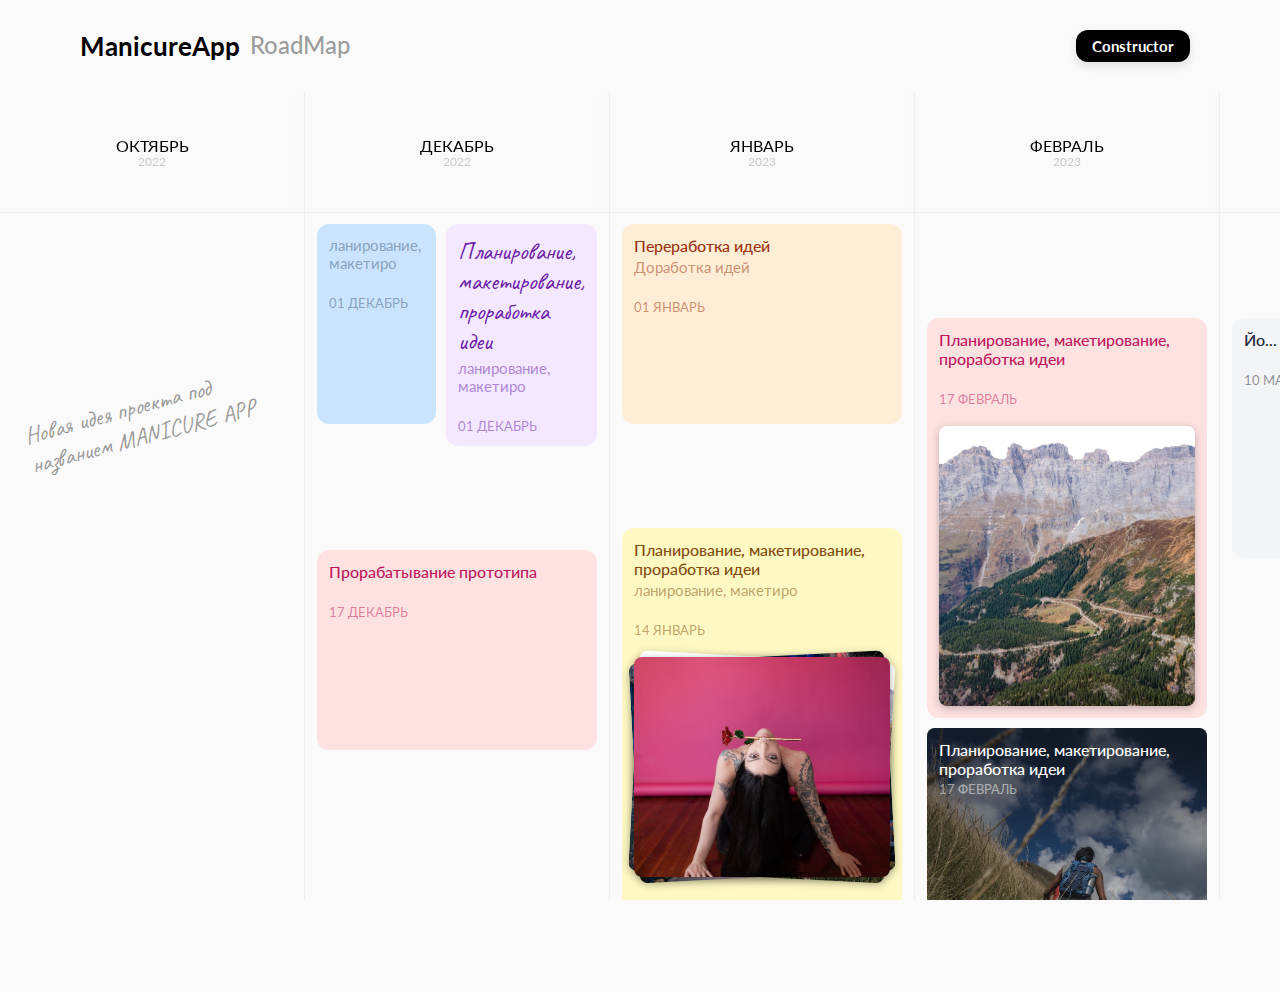
<file: index.html>
<!DOCTYPE html>
<html lang="en">

<head>
    <meta charset="UTF-8">
    <meta http-equiv="X-UA-Compatible" content="IE=edge">
    <meta name="viewport" content="width=device-width, initial-scale=1.0">

    <link rel="icon" href="./assets/frontend/img/favicon/favicon.ico">

    <link rel="stylesheet" href="./assets/frontend/fonts/fonts.css">

    <link rel="stylesheet" href="./assets/frontend/css/style.css">
    <link rel="stylesheet" href="./assets/frontend/css/sticker.css">
    <link rel="stylesheet" href="./assets/frontend/css/modal.css">
    <link rel="stylesheet" href="./assets/frontend/css/modal-events.css">
    <link rel="stylesheet" href="./assets/frontend/css/modal.mobile.css">

    <title>ManicureApp - RoadMap</title>

    <base href="https://shanja-glinka.github.io/roadmap.manicureApp-view/">
</head>

<body>

    <header>
        <h1>ManicureApp</h1> <small class="header-b">RoadMap</small><a href="/constructor"><button class="button">Constructor</button></a>
    </header>

    <main></main>



    <!-- <script type="text/javascript" src="assets/frontend/js/scripts/modal.js"></script>
    <script type="text/javascript" src="assets/frontend/js/scripts/roadmap.js"></script> -->

    <script type="text/javascript" src="assets/frontend/js/modal/ModalStruct.js"></script>
    <script type="text/javascript" src="assets/frontend/js/modal/AnimationSctruct.js"></script>
    <script type="text/javascript" src="assets/frontend/js/modal/ModalAlbum.js"></script>
    <script type="text/javascript" src="assets/frontend/js/modal/ModalAlbumAnimation.js"></script>
    <script type="text/javascript" src="assets/frontend/js/modal/ModalConstruct.js"></script>
    <script type="text/javascript" src="assets/frontend/js/modal/ModalField.js"></script>
    <script type="text/javascript" src="assets/frontend/js/modal/ModalFieldAnimation.js"></script>
    <script type="text/javascript" src="assets/frontend/js/modal/ModalStory.js"></script>
    <script type="text/javascript" src="assets/frontend/js/modal/ModalStoryAnimation.js"></script>
    <script type="text/javascript" src="assets/frontend/js/modal/ModalStoryProcess.js"></script>
    <script type="text/javascript" src="assets/frontend/js/sticker/Sticker.js"></script>
    <script type="text/javascript" src="assets/frontend/js/sticker/StickerEvents.js"></script>
    <script type="text/javascript" src="assets/frontend/js/sticker/StickerStruct.js"></script>
    <script type="text/javascript" src="assets/frontend/js/sticker/StickerType.js"></script>
    <script type="text/javascript" src="assets/frontend/js/content/NavConstruct.js"></script>
    <script type="text/javascript" src="assets/frontend/js/content/ContentConstruct.js"></script>
    <script type="text/javascript" src="assets/frontend/js/content/ContentDrugToScroll.js"></script>
    <script type="text/javascript" src="assets/frontend/js/content/ContentAnimation.js"></script>
    <script type="text/javascript" src="assets/frontend/js/content/DragAndMoveGlob.js"></script>
    <script type="text/javascript" src="assets/frontend/js/content/DragAndMoveLoc.js"></script>


    
    <script type="text/javascript" src="assets/frontend/js/modal-events.js"></script>
    <script type="text/javascript" src="assets/frontend/js/utils.js"></script>
    <script type="text/javascript" src="assets/frontend/js/app.js"></script>


</body>




</html>
</file>
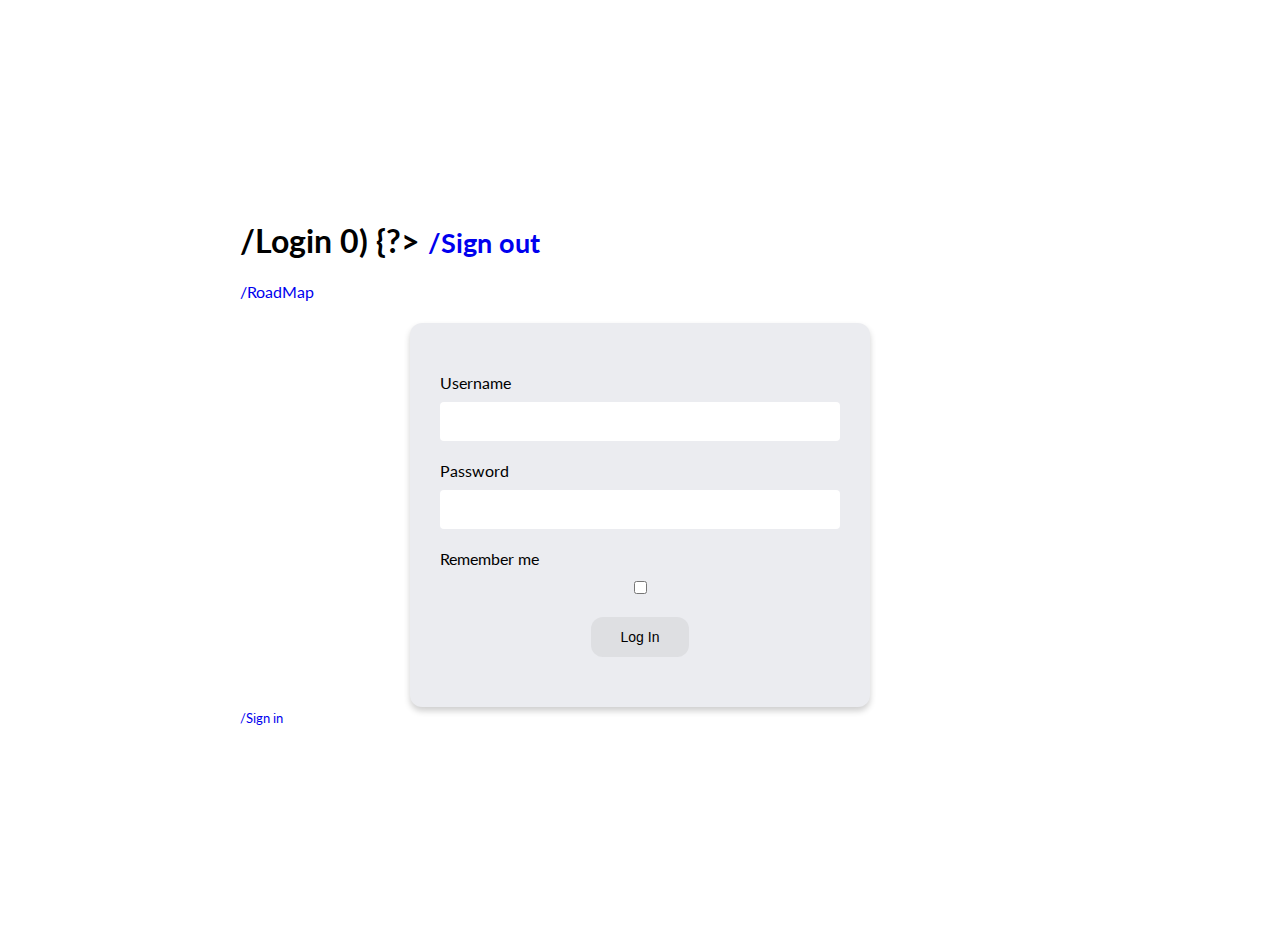
<file: login.html>
<!DOCTYPE html>
<html lang="ru">

<head>
    <meta charset="UTF-8">
    <meta http-equiv="X-UA-Compatible" content="IE=edge">
    <meta name="viewport" content="width=device-width, initial-scale=1.0">


    <link rel="icon" href="./assets/frontend/img/favicon/favicon.ico">

    <link rel="stylesheet" href="./assets/frontend/fonts/fonts.css">
    <link rel="stylesheet" href="./assets/frontend/css/auth.css">

    <title>ManicureApp - Login</title>
    
    <base href="https://shanja-glinka.github.io/roadmap.manicureApp-view">
</head>

<body>

    <main class="container">

        <h1>/Login <? if ($accessLevel > 0) {?> <a href="/user/signout"><small>/Sign out</small></a> <?}?></h1>
        <a href="/">/RoadMap</a>

        <div class="process">
            <p><? isset($error) ? print($error) : null ?></p>
        </div>
        <form method="POST" class="form" action="/user/login">
            <div class="form-group">
                <label for="username">Username</label>
                <input type="text" name="username" id="username" required="required">
            </div>
            <div class="form-group">
                <label for="username">Password</label>
                <input type="password" name="password" id="username" required="required">
            </div>
            <div class="form-group">
                <label for="remember">Remember me</label>
                <input type="checkbox" name="remember" id="remember">
            </div>
            <div class="form-action">
                <button type="submit">Log In</button>
            </div>
        </form>
        <a href="/signin"><small>/Sign in</small></a>

    </main>

    
</body>

</html>
</file>
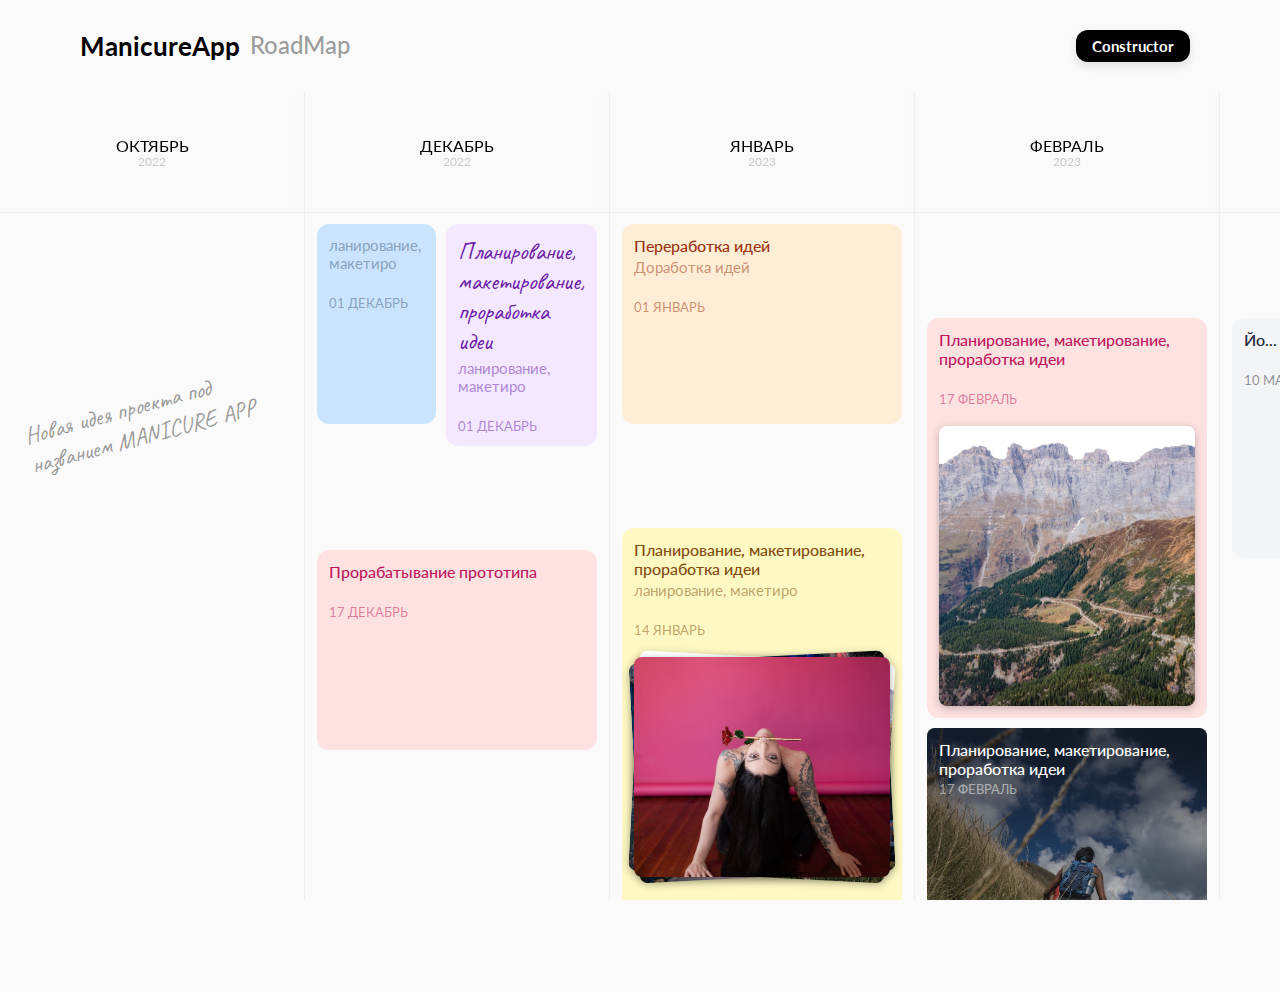
<file: roadmap.html>
<!DOCTYPE html>
<html lang="en">

<head>
    <meta charset="UTF-8">
    <meta http-equiv="X-UA-Compatible" content="IE=edge">
    <meta name="viewport" content="width=device-width, initial-scale=1.0">

    <link rel="icon" href="/assets/frontend/img/favicon/favicon.ico">

    <link rel="stylesheet" href="/assets/frontend/fonts/fonts.css">

    <link rel="stylesheet" href="/assets/frontend/css/style.css">
    <link rel="stylesheet" href="/assets/frontend/css/sticker.css">
    <link rel="stylesheet" href="/assets/frontend/css/modal.css">
    <link rel="stylesheet" href="/assets/frontend/css/modal-events.css">

    <title>ManicureApp - RoadMap</title>

    <base href="https://shanja-glinka.github.io/roadmap.manicureApp-view">
</head>

<body>

    <header>
        <h1>ManicureApp</h1> <small class="header-b">RoadMap</small><a href="/constructor"><button class="button">Constructor</button></a>
    </header>

    <main></main>



    <!-- <script type="text/javascript" src="/assets/frontend/js/scripts/modal.js"></script>
    <script type="text/javascript" src="/assets/frontend/js/scripts/roadmap.js"></script> -->

    <script type="text/javascript" src="/assets/frontend/js/modal/ModalStruct.js"></script>
    <script type="text/javascript" src="/assets/frontend/js/modal/AnimationSctruct.js"></script>
    <script type="text/javascript" src="/assets/frontend/js/modal/ModalAlbum.js"></script>
    <script type="text/javascript" src="/assets/frontend/js/modal/ModalAlbumAnimation.js"></script>
    <script type="text/javascript" src="/assets/frontend/js/modal/ModalConstruct.js"></script>
    <script type="text/javascript" src="/assets/frontend/js/modal/ModalField.js"></script>
    <script type="text/javascript" src="/assets/frontend/js/modal/ModalFieldAnimation.js"></script>
    <script type="text/javascript" src="/assets/frontend/js/modal/ModalStory.js"></script>
    <script type="text/javascript" src="/assets/frontend/js/modal/ModalStoryAnimation.js"></script>
    <script type="text/javascript" src="/assets/frontend/js/modal/ModalStoryProcess.js"></script>
    <script type="text/javascript" src="/assets/frontend/js/sticker/Sticker.js"></script>
    <script type="text/javascript" src="/assets/frontend/js/sticker/StickerEvents.js"></script>
    <script type="text/javascript" src="/assets/frontend/js/sticker/StickerStruct.js"></script>
    <script type="text/javascript" src="/assets/frontend/js/sticker/StickerType.js"></script>
    <script type="text/javascript" src="/assets/frontend/js/content/NavConstruct.js"></script>
    <script type="text/javascript" src="/assets/frontend/js/content/ContentConstruct.js"></script>
    <script type="text/javascript" src="/assets/frontend/js/content/ContentDrugToScroll.js"></script>
    <script type="text/javascript" src="/assets/frontend/js/content/ContentAnimation.js"></script>
    <script type="text/javascript" src="/assets/frontend/js/content/DragAndMoveGlob.js"></script>
    <script type="text/javascript" src="/assets/frontend/js/content/DragAndMoveLoc.js"></script>


    
    <script type="text/javascript" src="/assets/frontend/js/modal-events.js"></script>
    <script type="text/javascript" src="/assets/frontend/js/utils.js"></script>
    <script type="text/javascript" src="/assets/frontend/js/app.js"></script>


</body>




</html>
</file>
<file: assets/frontend/fonts/fonts.css>
@font-face {
    font-family: 'Lato';
    font-style: normal;
    font-weight: 300;
    src: url('./latolight.ttf') format('truetype');
    text-rendering: optimizeLegibility;
}

@font-face {
    font-family: 'Lato';
    font-style: normal;
    font-weight: 400;
    src: url('./latoregular.ttf') format('truetype');
    text-rendering: optimizeLegibility;
}

@font-face {
    font-family: 'Lato';
    font-style: normal; 
    font-weight: 500;
    src: url('./latomedium.ttf') format('truetype');
    text-rendering: optimizeLegibility;
}

@font-face {
    font-family: 'Lato';
    font-style: normal;
    font-weight: 700;
    src: url('./latobold.ttf') format('truetype');
    text-rendering: optimizeLegibility;
}

@font-face {
    font-family: 'Caveat';
    font-style: normal;
    font-weight: 400;
    src: url('./Caveat-Regular.ttf') format('truetype');
    text-rendering: optimizeLegibility;
}

@font-face {
    font-family: 'Caveat';
    font-style: normal;
    font-weight: 700;
    src: url('./Caveat-Bold.ttf') format('truetype');
    text-rendering: optimizeLegibility;
}
</file>
<file: assets/frontend/css/style.css>
:root {

    /* Color styles */
    --black: rgba(0, 0, 0, 1);
    --black-40: rgba(0, 0, 0, 0.4000000059604645);
    --light: rgba(255, 255, 255, 1);
    --background: rgba(250, 250, 250, 1);
    --sticker--b-g-1: rgb(202, 228, 255);
    --sticker--text-1: rgb(64, 95, 128);
    --sticker--descr-1: rgba(64, 95, 128, 0.5);
    --sticker--b-g-2: rgba(254, 249, 195, 1);
    --sticker--text-2: rgba(133, 77, 14, 1);
    --sticker--descr-2: rgba(133, 77, 14, 0.5);
    --sticker--b-g-3: rgba(220, 252, 231, 1);
    --sticker--text-3: rgba(64, 72, 67, 1);
    --sticker--descr-3: rgba(64, 72, 67, 0.5);
    --sticker--b-g-4: rgba(243, 232, 255, 1);
    --sticker--text-4: rgba(107, 33, 168, 1);
    --sticker--descr-4: rgba(107, 33, 168, 0.5);
    --sticker--d-b-5: rgba(255, 237, 213, 1);
    --sticker--text-5: rgba(154, 52, 18, 1);
    --sticker--descr-5: rgba(154, 52, 18, 0.5);
    --sticker--b-g-6: rgba(254, 226, 226, 1);
    --sticker--text-6: rgba(190, 24, 93, 1);
    --sticker--descr-6: rgba(190, 24, 93, 0.5);
    --sticker--b-g-7: rgba(243, 244, 246, 1);
    --sticker--text-7: rgba(31, 41, 55, 1);
    --sticker--descr-7: rgba(31, 41, 55, 0.5);
    --red-color: rgba(216, 78, 109, 1);
    --black20: rgba(0, 0, 0, 0.20000000298023224);
    --black10: rgba(0, 0, 0, 0.10000000149011612);
    --green--online: rgba(88, 207, 117, 1);
    --gray-nomal: rgba(156, 158, 157, 1);
    --green-color: rgba(101, 194, 93, 1);
    --nail-color-1: rgba(0, 66, 157, 1);
    --field-bg: rgb(245, 245, 245);


    /* Effect styles */
    --box-shadow-black: 0px 4px 8px rgba(186, 186, 186, 0.25);
    --box-shadow-light: 0px 4px 8px rgba(186, 186, 186, 0.25);
    --box-shadow-photos: 0px 2px 8px rgba(0, 0, 0, 0.25);
    --box-shadow-slider: 0px 4px 12px rgba(186, 186, 186, 0.3), 0px 14px 34px rgba(186, 186, 186, 0.2);
    --box-shadow-fat-shadow: 0px 4px 8px rgba(186, 186, 186, 0.4);
    --box-shadow--nail-color-1: -2px 0px 4px rgba(0, 66, 157, 0.24), -2px 5px 5px rgba(4, 4, 4, 0.3);

}

html, body {
    margin: 0;
    height: 100%;
    overflow: hidden;

    cursor: default;
    font-family: 'Lato';
    font-style: normal;
    font-weight: 400;
}

body {
    background: var(--background);
    position: relative;
}

header {
    display: flex;
    flex-direction: row;
    align-items: flex-start;
    padding: 30px 80px;
    gap: 10px;

    /* Black */
    color: var(--black);

}

header small {
    font-family: 'Lato';
    font-style: normal;
    font-weight: 500;
    font-size: 24px;

    color: var(--black-40);

}

header h1 {
    padding: 0;
    margin: 0;

    font-weight: 700;
    font-size: 26px;
}

header a {
    padding: 0;
    margin: 0;

    text-decoration: none;
    margin-left: auto;

    font-style: normal;
    font-weight: 500;
    font-size: 24px;
}

main {
    display: flex;
    flex-direction: column;
    align-items: flex-start;
    padding: 0px;

    height: 100%;

    overflow-x: scroll;
    overflow-y: hidden;

    -ms-overflow-style: none;
    scrollbar-width: none;

    scroll-behavior: smooth;
}

main::-webkit-scrollbar {
    display: none;
}

.scrollhide {
    -ms-overflow-style: none;
    scrollbar-width: none;
}

.scrollhide ::-webkit-scrollbar {
    display: none;
}

nav {
    display: flex;
    flex-direction: row;
    align-items: flex-start;
    padding: 30px 40px;
    gap: 10px;

    width: 100%;
}

nav .space-divider {
    box-sizing: border-box;

    width: 144px;
    height: 100%;

    border-right: 2px solid #EEEEEE;
}

nav .space-divider.step-2 {
    box-sizing: border-box;

    width: 523px;
    height: 31px;

    border-right: 2px solid #EEEEEE;
}

nav .nav-step {
    font-weight: 400;
    font-size: 20px;
    line-height: 24px;

    /* Black20 */
    color: var(--black20);
}

button {
    font-family: 'Lato';
    font-style: normal;
    font-weight: 400;
}

.content {
    display: flex;
    flex-direction: row;
    align-items: flex-start;
    padding: 0px;

    width: 100%;
    height: 100%;
}

.roadmap-column {
    position: relative;

    display: flex;
    flex-direction: column;
    align-items: center;
    padding: 0px;

    width: auto;
    height: 100%;


    /* Inside auto layout */
    align-self: stretch;
    flex-grow: 0;
}

.column-title {
    display: flex;
    flex-direction: column;
    align-items: center;
    justify-content: center;
    padding: 20px 0px;

    height: 80px;

    border-right: 1px solid #EEEEEE;

    align-self: stretch;

}


.column-title span {
    width: 100%;

    font-weight: 400;
    font-size: 16px;
    text-align: center;

    /* Black */
    color: var(--black);
    text-transform: uppercase;
}

.column-title small {
    width: 100%;
    font-size: 12px;
    line-height: 14px;
    text-align: center;

    /* Black20 */
    color: var(--black20);
}

.column-body {
    box-sizing: border-box;

    /* Auto layout */
    display: flex;
    flex-direction: column;
    align-items: flex-start;
    padding: 12px;
    gap: 10px;

    width: auto;
    height: 100%;

    border-width: 2px 2px 0px 0px;
    border-style: solid;
    border-color: #EEEEEE;

    /* Inside auto layout */
    align-self: stretch;
    flex-grow: 1;


    overflow-y: auto;

    padding-bottom: 250px;

    scroll-behavior: smooth;

}

.column-body {
    -ms-overflow-style: none;
    scrollbar-width: none;
}

.column-body::-webkit-scrollbar {
    display: none;
}

.button {
    display: flex;
    justify-content: center;
    align-items: center;

    color: var(--light);
    background: var(--black);
    /* height: 50px; */
    flex-grow: 0;

    padding: 0 16px;
    margin: 0px 10px;

    font-size: 15px;
    font-weight: 700;
    line-height: 32px;

    border-radius: 12px;
    transition: all .2s ease;
    -webkit-user-select: none;
    -moz-user-select: none;
    user-select: none;
    text-align: center;
    white-space: nowrap;
    border: none;
    cursor: pointer;
    box-shadow: var(--box-shadow-fat-shadow);
    outline: none !important;
}

.button:hover {
    filter: brightness(115%);
}

.button:active {
    box-shadow: inset 0 0 4px 2px rgba(53, 53, 53, 1)
}

.column-body.column-show-in {
    animation: column-show-in .3s cubic-bezier(0.7, -0.18, 0.29, 1.36) forwards;
}

@keyframes column-show-in {
    from {
        opacity: 0;
        transform: scale(.35);
    }

    70% {
        opacity: 1;
    }

    to {
        transform: scale(1);
    }
}

@supports ((-webkit-backdrop-filter: none) or (backdrop-filter: none)) {

    .column-title {
        position: absolute;
        top: 0px;
        left: 0px;
        right: 0px;

        background: rgba(250, 250, 250, .5);
        -webkit-backdrop-filter: blur(10px);
        backdrop-filter: blur(10px);
        z-index: 2;
        /* border-width: 0px 2px 2px 0px; */
        border-bottom: 1px solid #EEEEEE;
    }

    .column-body {
        padding-top: 132px;
        z-index: 1;
        border-width: 0px 1px 0px 0px;
    }
}
</file>
<file: assets/frontend/css/sticker.css>
.sticker-box audio, .sticker-box img, video {
    display: block;
    vertical-align: middle;
}

.sticker-box img, .sticker-box video {
    max-width: 100%;
    height: auto;
}

.sticker-box {
    display: flex;
    flex-direction: row;
    align-items: flex-start;
    padding: 0px;
    gap: 10px;

    min-width: 20vw;
    max-width: 20vw;
    /* max-height: 21vh; */

    cursor: default;
    height: auto;

    -webkit-user-select: none;
    -khtml-user-select: none;
    -moz-user-select: none;
    -o-user-select: none;
    user-select: none;
    touch-action: pan-y;
}

.sticker-box:not(.evented) {
    cursor: default;
}

/* .sticker-box.sticker-space { */

.sticker-box:empty {
    display: block;
    position: relative;
    min-height: 84px;
}

.sticker-box .evented {
    cursor: pointer;
}

.sticker-insp {
    position: relative;
    display: block;
    /* display: flex;
    flex-direction: column;
    align-items: flex-start; */
    padding: 0px;

    border-radius: 12px;

    transition: transform .15s ease;
    width: 100%;
    min-height: 200px;
}

.sticker-box .sticker-insp.evented:hover {
    transform: scale(.98);
}


.sticker-padding {
    position: relative;
    display: flex;
    flex-direction: column;
    justify-content: center;
    align-items: flex-start;
    padding: 12px;
    gap: 3px;

    align-self: stretch;
}

.sticker-padding p {
    padding: 0;
    margin: 0;
    word-wrap: break-word;
    width: 100%;
    height: auto;
}

.sticker-text {
    font-weight: 500;
    font-size: 16px;
}

.sticker-descr {
    font-weight: 400;
    font-size: 15px;
}

.sticker-date {
    font-weight: 400;
    font-size: 13px;
    padding-top: 20px;
    text-transform: uppercase;
}

.sticker-hand-write {
    display: flex;
    justify-content: center;
}

.sticker-hand-write .sticker-text {
    font-family: 'Caveat';
    font-style: normal;
    font-weight: 400;
    font-size: 24px;
    line-height: 30px;
    text-align: left;

    /* Black 40 */
    color: var(--black-40);
}



.sticker-img-group {
    position: relative;
    margin-top: 16px;
    height: 250px;
    width: 100%;
}

.sticker-img-solo {
    position: relative;
    margin-top: 16px;
    height: 280px;
    width: 100%;
}

.sticker-img-box {
    position: absolute;
    height: 100%;
    max-height: 85%;
    z-index: 6;
    transition: transform .2s ease;
}

.sticker-img-group .sticker-img-box .sticker-img,
.sticker-img-solo .sticker-img-box .sticker-img {
    border-radius: 8px;
    overflow: hidden;
    display: flex;
    align-items: center;
    justify-content: center;
    transition: transform .2s ease;
    box-shadow: 0px 2px 8px rgba(0, 0, 0, 0.25);
    width: 100%;
}

.sticker-img-group .sticker-img-box .sticker-img {
    height: 220px;
}

.sticker-img-solo .sticker-img-box .sticker-img {
    height: 280px;
}

.sticker-img img {
    min-height: 102%;
    width: 100%;
    -o-object-fit: cover;
    object-fit: cover;
    pointer-events: none;
}

.sticker-img-group .sticker-img-box:nth-child(2) {
    transform: rotate(-3deg);
    z-index: 5;
}

.sticker-img-group .sticker-img-box:nth-child(3) {
    transform: rotate(3deg);
    z-index: 4;
}

.sticker-insp.evented:hover .sticker-img-group .sticker-img-box:nth-child(2) {
    transform: rotate(-4deg);
}

.sticker-insp.evented:hover .sticker-img-group .sticker-img-box:nth-child(3) {
    transform: rotate(4deg);
}


.sticker-full {
    position: relative;
    height: 240px;
}

.sticker-full-img {
    position: absolute;
    z-index: 0;
    width: 100%;
    height: 240px;

    border-radius: 8px;
    overflow: hidden;
    display: flex;
    align-items: center;
    justify-content: center;
    transition: transform .2s ease;
}

.sticker-full-img::after {
    content: '';
    z-index: 1;
    position: absolute;
    left: 0;
    top: 0;
    right: 0;
    bottom: 0;
    background: -moz-linear-gradient(to top, rgba(85, 85, 85, 0) 0%, rgba(9, 9, 9, 0.56) 90%);
    background: -webkit-linear-gradient(to top, rgba(85, 85, 85, 0) 0%, rgba(9, 9, 9, 0.56) 90%);
    background: -o-linear-gradient(to top, rgba(85, 85, 85, 0) 0%, rgba(9, 9, 9, 0.56) 90%);
    background: linear-gradient(to top, rgba(85, 85, 85, 0) 0%, rgba(9, 9, 9, 0.56) 90%);

}

.sticker-full-img img {
    z-index: 1;
    min-height: 102%;
    width: 100%;
    -o-object-fit: cover;
    object-fit: cover;
    pointer-events: none;
}

.sticker-full .sticker-padding {
    color: var(--light);

}

.sticker-full .sticker-date {
    padding-top: 0px;
    opacity: .5;
}


.sticker-box.animate {
    min-height: 240px;
}

.sticker-box.animate .sticker-insp {
    height: 100%
}

.sticker-box.animate .sticker-animate {
    position: absolute;
    top: 0;
    left: 0;
    right: 0;
    bottom: 0;
}

.sticker-animate .sticker-animate-img {
    position: absolute;
    left: 0;
    top: 0;
    width: 100%;
    height: 100%;
    overflow: hidden;

    -webkit-user-select: none;
    -khtml-user-select: none;
    -moz-user-select: none;
    -o-user-select: none;
    user-select: none;

    -webkit-user-drag: none;
    -khtml-user-drag: none;
    -moz-user-drag: none;
    -o-user-drag: none;
    user-drag: none;
}

.sticker-animate .sticker-animate-img img {
    position: absolute;
    left: 35%;
    bottom: 0;
    transform: translateY(-10%) translateX(75%) rotate(10deg);
    transition: transform .5s ease;
    bottom: 50%;
    transform: translateY(50%) translateX(75%) rotate(10deg) scale(.55);
    /* height: 100%; */
    width: 100%;

    -webkit-user-select: none;
    -khtml-user-select: none;
    -moz-user-select: none;
    -o-user-select: none;
    user-select: none;

    -webkit-user-drag: none;
    -khtml-user-drag: none;
    -moz-user-drag: none;
    -o-user-drag: none;
    user-drag: none;
}

.sticker-box.animate:hover .sticker-animate-img img {
    transform: translateY(50%) translateX(-15%) rotate(-4deg) scale(.55);
}




.sticker-3d {
    border-radius: 0px 10px 160px / 0 200px 55px 160px;
    -webkit-box-shadow: -3px 5px 12px 0 rgba(0, 0, 0, 0.06);
    -moz-box-shadow: -3px 5px 12px 0 rgba(0, 0, 0, 0.06);
    box-shadow: -3px 5px 8px 0 rgba(0, 0, 0, 0.06);
}

.sticker-3d::before {
    content: '';
    display: block;
    position: absolute;
    z-index: -1;
    width: 90%;
    height: 20px;
    -webkit-box-shadow: 3px 17px 6px rgba(0, 0, 0, .20);
    -moz-box-shadow: 3px 17px 6px rgba(0, 0, 0, .20);
    box-shadow: 3px 17px 6px rgba(0, 0, 0, 0.20);
    bottom: 33px;
    right: 8px;
    -ms-transform: skew(-10deg, 1deg);
    -webkit-transform: skew(-10deg, 1deg);
    transform: skew(-10deg, 1deg);
}

.sticker-3d::after {
    content: '';
    display: block;
    position: absolute;
    width: 0;
    height: 0;
    right: 19px;
    bottom: 10px;
    border-top: 14px solid rgba(63, 63, 63, 0.14);
    border-right: 14px solid transparent;
    -webkit-transform: skew(-55deg, 11deg);
    transform: skew(-55deg, 11deg);
}

/*********** STICKER COLORS ***********/

/* STICKER COLOR - 1 */

.sticker-insp.sticker-color-1 {
    background: var(--sticker--b-g-1)
}

.sticker-insp.sticker-color-1 .sticker-text {
    color: var(--sticker--text-1);
}

.sticker-insp.sticker-color-1 .sticker-descr, .sticker-insp.sticker-color-1 .sticker-date {
    color: var(--sticker--descr-1);
}

/* STICKER COLOR - 2 */

.sticker-insp.sticker-color-2 {
    background: var(--sticker--b-g-2)
}

.sticker-insp.sticker-color-2 .sticker-text {
    color: var(--sticker--text-2);
}

.sticker-insp.sticker-color-2 .sticker-descr, .sticker-insp.sticker-color-2 .sticker-date {
    color: var(--sticker--descr-2);
}

/* STICKER COLOR - 3 */

.sticker-insp.sticker-color-3 {
    background: var(--sticker--b-g-3)
}

.sticker-insp.sticker-color-3 .sticker-text {
    color: var(--sticker--text-3);
}

.sticker-insp.sticker-color-3 .sticker-descr, .sticker-insp.sticker-color-3 .sticker-date {
    color: var(--sticker--descr-3);
}

/* STICKER COLOR - 4 */

.sticker-insp.sticker-color-4 {
    background: var(--sticker--b-g-4)
}

.sticker-insp.sticker-color-4 .sticker-text {
    color: var(--sticker--text-4);
}

.sticker-insp.sticker-color-4 .sticker-descr, .sticker-insp.sticker-color-4 .sticker-date {
    color: var(--sticker--descr-4);
}

/* STICKER COLOR - 5 */

.sticker-insp.sticker-color-5 {
    background: var(--sticker--d-b-5)
}

.sticker-insp.sticker-color-5 .sticker-text {
    color: var(--sticker--text-5);
}

.sticker-insp.sticker-color-5 .sticker-descr, .sticker-insp.sticker-color-5 .sticker-date {
    color: var(--sticker--descr-5);
}

/* STICKER COLOR - 6 */

.sticker-insp.sticker-color-6 {
    background: var(--sticker--b-g-6)
}

.sticker-insp.sticker-color-6 .sticker-text {
    color: var(--sticker--text-6);
}

.sticker-insp.sticker-color-6 .sticker-descr, .sticker-insp.sticker-color-6 .sticker-date {
    color: var(--sticker--descr-6);
}

/* SITCKER COLOR - 7 */

.sticker-insp.sticker-color-7 {
    background: var(--sticker--b-g-7)
}

.sticker-insp.sticker-color-7 .sticker-text {
    color: var(--sticker--text-7);
}

.sticker-insp.sticker-color-7 .sticker-descr, .sticker-insp.sticker-color-7 .sticker-date {
    color: var(--sticker--descr-7);
}


/*********** END STICKER COLORS ************/





@media (max-width: 1330px) {
    .sticker-box {

        min-width: 280px;
        max-width: 280px;
        max-height: 400px;
    }
}
</file>
<file: assets/frontend/css/modal.css>
.modal-wrap {
    position: fixed;
    left: 0;
    top: 0;
    width: 100vw;
    height: 100vh;

    /* overflow: auto; */
    overflow: hidden;

    -webkit-user-select: none;
    -moz-user-select: none;
    user-select: none;
    z-index: 40;

    transition: all .2s ease;
}

.modal-wrap {
    -ms-overflow-style: none;
    scrollbar-width: none;
}

.modal-wrap::-webkit-scrollbar {
    display: none;
}

.modal-wrap.apblur {}

.modal-wrap.apclick {
    cursor: pointer;
}



/* *********** ALBUM MODAL TYPE ************* */
.modal-album-layer {
    position: relative;
    display: flex;
    align-items: center;
    justify-content: center;
    height: 100%;
}

.modal-album-layer .modal-album-card {
    position: absolute;
    transform: none;
    transform-origin: 50% 50% 0px;
    width: 440px;
    height: 270px;
    z-index: 40;
    /* opacity: 0; */
}


.modal-album-layer .modal-album-card:nth-child(1),
.clone-album-container .modal-photo:nth-child(1) {
    cursor: default;
    z-index: 43
}

.modal-album-layer .modal-album-card:nth-child(2),
.clone-album-container .modal-photo:nth-child(2) {
    cursor: default;
    z-index: 42
}

.modal-album-layer .modal-album-card:nth-child(3),
.clone-album-container .modal-photo:nth-child(3) {
    cursor: default;
    z-index: 41
}

.modal-album-layer .modal-album-card:nth-child(4),
.clone-album-container .modal-photo:nth-child(4) {
    cursor: default;
    z-index: 45
}

.modal-album-layer .modal-album-info {
    cursor: default;
    z-index: 45;
    transform: none;
}


.modal-album-layer .modal-album-card .modal-photo {
    opacity: 0;
}

.modal-album-layer .modal-album-card .modal-photo,
.clone-album-container .modal-photo {
    height: 100%;
    width: 100%;
    /* transition: transform .2s ease; */
    border-radius: 8px;
    overflow: hidden;
    display: flex;
    align-items: center;
    justify-content: center;
    /* box-shadow: var(--box-shadow-fat-shadow); */
    box-shadow: rgba(80, 80, 80, 0.58) 0px 7px 13px;
    cursor: default;

}

.modal-album-card .modal-photo img,
.clone-album-container .modal-photo img {
    min-height: 102%;
    width: 100%;
    -o-object-fit: cover;
    object-fit: cover;
    pointer-events: none;
}

.modal-album-layer .modal-album-card:nth-child(1) .modal-photo {
    transform: translateX(-40%) translateY(44%) rotate(3deg);
}

.modal-album-layer .modal-album-card:nth-child(2) .modal-photo {
    transform: translateX(40%) translateY(-41%) rotate(8deg);
}

.modal-album-layer .modal-album-card:nth-child(3) .modal-photo {
    transform: translateX(-40%) translateY(-40%) rotate(-7deg);
}

.modal-album-layer .modal-album-card:nth-child(4) .modal-photo {
    transform: translateX(40%) translateY(40%) rotate(-5deg);
}



.modal-album-layer .modal-album-info .modal-info-card {
    position: relative;
    box-sizing: border-box;

    display: flex;
    align-items: center;
    justify-content: center;
    flex-direction: column;

    width: 460px;
    /* height: 270px; */
    min-height: 270px;
    height: auto;
    padding: 20px 40px 0px;

    border-radius: 12px;
    background: var(--background);
    box-shadow: var(--box-shadow-photos);
    transform: translateX(35%) translateY(44%);

    transition: all .4s cubic-bezier(.7, -0.18, .29, 1.36);

    opacity: 0;

    z-index: 45;

    animation: card-info-in .4s cubic-bezier(.7, -0.18, .29, 1.36);

    cursor: default;
}


.modal-info-card .modal-action-x-close {
    position: absolute;
    top: 20px;
    right: 25px;
    cursor: pointer;
}

.modal-album-info .modal-info-card p {
    padding: 0;
}

.modal-album-info .modal-info-card .modal-title {
    font-weight: 700;
    font-size: 28px;
    margin-top: 10px;
}

.modal-album-info .modal-info-card .modal-text {
    font-size: 18px;
    text-align: center;
    margin: 10px 0 15px;
}



@keyframes card-info-in {
    from {
        transform: translateX(35%) translateY(250%);
    }

    to {
        transform: translateX(35%) translateY(44%)
    }
}

/* *********** END ALBUM MODAL TYPE ************* */





/* *********** STORY MODAL TYPE ************* */

.modal-story-wrap {

    position: fixed;

    top: 50%;
    left: 50%;

    transform: translate(-50%, -50%);

    background-color: #fff;
    width: 400px;
    height: 550px;
    border-radius: 12px;

    display: -webkit-box;
    display: -webkit-flex;
    display: -ms-flexbox;
    display: flex;
    justify-content: center;
    -webkit-justify-content: center;
    align-items: center;
    -webkit-align-items: center;
    opacity: 0;
    transition: .2s cubic-bezier(.46, 0, 0, 1.17);

    box-shadow: 0 4px 12px 0 rgba(0, 2, 71, .03), 0 14px 34px 0 rgba(0, 2, 71, .2);

    z-index: 41;
}


.modal-story-content-wrap {
    position: relative;
    display: flex;
    width: 100%;
    height: 100%;
    border-radius: 12px;
    cursor: default;
    transition: .6s cubic-bezier(.46, 0, 0, 1.17);
    overflow: hidden;
}


.modal-story--container {
    position: absolute;
    left: 0;
    top: 0;
    width: 100%;
    height: 100%;
    transform: none;
    user-select: none;
    touch-action: pan-y;
    /* transition: all 0.6s cubic-bezier(.46,0,0,1.01) 0s; */
    transition: 0s;
}

.modal-story--image {
    position: absolute;
    left: 0;
    top: 0;
    width: 100%;
    height: 100%;
    border-radius: 12px;
    box-shadow: var(--box-shadow-photos);
}


.modal-story--image.backlight::before {
    content: "";
    position: fixed;
    background: inherit;
    left: 0;
    right: 0;
    bottom: 0;
    top: 0;
    background-size: cover;
    z-index: 0;
    border-radius: 12px;
    filter: blur(20px);
    background-size: 150%, 150%;
    box-shadow: 0px 15px 20px #080A0FC7;
    opacity: 1;
    z-index: -1;
}


.modal-story--event-close {
    position: absolute;
    width: 28px;
    height: 28px;
    cursor: pointer;
    right: 15px;
    top: 25px;
    background: #ffffff8a;
    border-radius: 50%;
    z-index: 45;
}

.modal-story--event-close::after, .modal-story--event-close::before {
    content: '';
    width: 16px;
    height: 3px;
    display: block;
    background-color: #fff;
    border-radius: 2px;
    position: absolute;
    top: 13px;
    right: 6px;
}

.modal-story--event-close:before {
    -webkit-transform: rotate(-45deg) !important;
    transform: rotate(-45deg) !important;
}

.modal-story--event-close:after {
    -webkit-transform: rotate(45deg) !important;
    transform: rotate(45deg) !important;
}

.modal-story--loader {
    position: absolute;
    top: 0px;
    left: 0px;
    right: 0px;
    z-index: 43;
}

.progress-container {
    position: relative;
    display: flex;
    flex-direction: row;
    width: calc(100% - 20px);
    padding: 10px;
    cursor: pointer;
    background: linear-gradient(180deg, rgba(0, 0, 0, 0.4) 10%, rgba(0, 0, 0, 0) 100%);
    border-top-left-radius: 15px;
    border-top-right-radius: 15px;
}

.progress {
    height: 3px;
    flex-grow: 1;
    border-radius: 10px;
    margin: 0 5px;
    display: flex;
    background-image: -webkit-linear-gradient(left, #ffffff 0%, #ffffff 50%, #53535366 50.001%, #53535366 100%);
    background-repeat: no-repeat;
    background-size: 200%;
    background-color: #53535366;
    background-position: 100% 50%;
    animation-timing-function: linear;
    animation-delay: .2s;
    box-shadow: 0px 2px 6px 1px #171717bf;
}

.progress.active {
    animation-name: Loader;
}

.progress.passed {
    background-position: 0 0 !important;
}

.progress.pause {
    animation-play-state: paused;
}

@-webkit-keyframes Loader {
    0% {
        background-position: 100% 0;
    }

    100% {
        background-position: 0 0;
    }
}


.modal-story--content {
    position: relative;
    margin-top: 60px;
    padding: 20px;
    display: flex;
    flex-direction: column;
    justify-content: flex-end;
    -webkit-justify-content: flex-end;
    height: calc(100% - 100px);
    width: calc(100% - 40px);
}

.modal-story--content::before {
    content: '';
    position: absolute;
    z-index: 41;
    bottom: 0;
    left: 0;
    height: 50%;
    width: 100%;
    background: linear-gradient(180deg, rgba(0, 0, 0, 0) 0%, rgba(0, 0, 0, 0.81) 100%);
    border-radius: 0px 0px 12px 12px;
}

.modal-story--content::after {
    content: '';
    position: absolute;
    z-index: 40;
    top: -60px;
    left: 0;
    height: 25%;
    width: 100%;
    background: linear-gradient(0deg, rgba(0, 0, 0, 0) 0%, rgba(0, 0, 0, 0.2) 100%);
    border-radius: 12px 12px 0px 0px;
}

.modal-story--content-header {
    color: #fff;
    font-size: 35px;
    font-weight: 700;
    z-index: 44;
    margin-bottom: 25px;
    word-wrap: normal;
    text-align: center;
}

.modal-story--content p {
    position: relative;
    z-index: 44;
    color: white;
    font-size: 16px;
    text-align: center;
    margin-top: 10px;
    display: block;
    opacity: .7;
}

.modal-story--event-back, .modal-story--event-next {
    position: absolute;
    height: calc(100% - 80px);
    width: 20%;
    top: 80px;
    z-index: 43;
    cursor: pointer;
}

.modal-story--event-back {
    left: 0;
}

.modal-story--event-pause {
    position: absolute;
    height: calc(100% - 80px);
    top: 80px;
    left: 30%;
    right: 30%;
    z-index: 43;
    cursor: pointer;
}

.modal-story--event-next {
    right: 0;
}



/* *********** END STORY MODAL TYPE ************* */




/* *********** FIELD MODAL TYPE ************* */
.modal-field-wrap {
    position: fixed;
    width: 500px;
    padding: 4px;
    top: 50%;
    left: 50%;
    transform: translate(-50%, -50%);
    border-radius: 12px;
    background: var(--light);
    box-shadow: 0 4px 12px 0 rgba(0, 2, 71, .03), 0 14px 34px 0 rgba(0, 2, 71, .2);


    opacity: 0;
    transition: .2s cubic-bezier(.46, 0, 0, 1.17);

    z-index: 41;

    display: flex;
    flex-direction: column;
}

.modal-field-title {
    display: flex;
    align-items: center;
    justify-content: space-between;
    padding: 10px;
}

.modal-field-title h2 {
    display: block;
    margin: 0;
    padding: 0;
    color: var(--black);
    min-width: 10px;
    min-height: 29px;
}

.modal-field-title .modal-field--event-close {
    position: relative;
    width: 28px;
    height: 28px;
    cursor: pointer;
    border-radius: 50%;
    z-index: 45;
}

.modal-field-title .modal-field--event-close::after, .modal-field-title .modal-field--event-close::before {
    content: '';
    width: 16px;
    height: 3px;
    display: block;
    background-color: var(--gray-nomal);
    border-radius: 2px;
    position: absolute;
    top: 13px;
    right: 6px;
}

.modal-field-title .modal-field--event-close:before {
    -webkit-transform: rotate(-45deg) !important;
    transform: rotate(-45deg) !important;
}

.modal-field-title .modal-field--event-close:after {
    -webkit-transform: rotate(45deg) !important;
    transform: rotate(45deg) !important;
}

.modal-field-layer {
    position: relative;
    width: 100%;
    height: 500px;
    border-radius: 12px;
    border: 1px solid #e2e2e2;
}

.modal-field-layer::before {
    content: '';
    position: absolute;
    background-color: var(--field-bg);
    background-image: linear-gradient(rgba(211, 211, 211, 0.2) 2px, transparent 2px), linear-gradient(90deg, rgba(211, 211, 211, 0.2) 2px, transparent 1px), linear-gradient(rgba(211, 211, 211, 0.2) 1px, transparent 1px), linear-gradient(90deg, rgba(211, 211, 211, 0.2) 1px, transparent 1px);
    background-size: 100px 100px, 100px 100px, 20px 20px, 20px 20px;
    background-position: -2px -2px, -2px -2px, -1px -1px, -1px -1px;
    width: 100%;
    height: 100%;
    display: block;
    border-radius: 12px;
}

.modal-field-content {
    position: relative;
    width: 100%;
    height: 100%;
    border-radius: 12px;
    overflow: hidden;
}

.modal-field-item {
    position: absolute;
    padding: 3px;
    -webkit-user-select: none;
    -moz-user-select: none;
    user-select: none;
    cursor: pointer;
    width: 160px;
}

.modal-field-item p {
    font-family: 'Caveat';
    font-style: normal;
    font-weight: 500;
    font-size: 24px;
    line-height: 30px;
    text-align: left;
    color: var(--black-40);
    padding: 0;
    margin: 0;
    transition: transform .1s cubic-bezier(0.7, -0.18, 0.29, 1.36);
    text-shadow: var(--box-shadow-light);
}

.modal-field-item button {
    display: flex;
    justify-content: center;
    align-items: center;
    color: var(--light);
    background: var(--black);
    /* height: 50px; */
    flex-grow: 0;
    padding: 0 16px;
    margin: 0px 10px;
    font-size: 15px;
    font-weight: 700;
    line-height: 32px;
    border-radius: 12px;
    transition: all .2s ease;
    -webkit-user-select: none;
    -moz-user-select: none;
    user-select: none;
    text-align: center;
    white-space: nowrap;
    border: none;
    cursor: pointer;
    box-shadow: var(--box-shadow-fat-shadow);
    outline: none !important;
    transition: transform .1s cubic-bezier(0.7, -0.18, 0.29, 1.36);
    box-shadow: var(--box-shadow-photos);
}

.modal-field-item img {
    width: 160px;
    border-radius: 12px;
    transition: transform .1s cubic-bezier(0.7, -0.18, 0.29, 1.36);
    box-shadow: var(--box-shadow-photos);
}



/* *********** END FIELD MODAL TYPE ************* */





/* *********** MODAL ACTIONS ************* */

.modal-actions {
    display: flex;
    justify-content: center;
    width: 100%;
    padding: 0 0 20px 0;
}

.modal-actions .modal-button {
    display: flex;
    justify-content: center;
    align-items: center;

    color: var(--light);
    background: var(--black);
    /* height: 50px; */
    flex-grow: 0;

    padding: 0 16px;
    margin: 0px 10px;

    font-size: 15px;
    font-weight: 700;
    line-height: 32px;

    border-radius: 12px;
    transition: all .2s ease;
    -webkit-user-select: none;
    -moz-user-select: none;
    user-select: none;
    text-align: center;
    white-space: nowrap;
    border: none;
    cursor: pointer;
    box-shadow: var(--box-shadow-fat-shadow);
    outline: none !important;
}

.modal-button.custom-1 {
    height: 34px;
    background: rgb(29, 161, 242);
}

.modal-actions .modal-button svg {
    display: inline !important;
}

.modal-actions .modal-button span+svg, .modal-actions .modal-button svg+span,
.modal-actions .modal-button span+img, .modal-actions .modal-button img+span {
    margin-left: 6px;
}

.modal-actions .modal-button:hover {
    filter: brightness(115%);
}

.modal-actions .modal-button:active {
    box-shadow: inset 0 0 4px 2px rgba(53, 53, 53, 1)
}



.modal-actions .modal-button.custom-1:active {
    box-shadow: inset 0 0 100px 100px rgba(83, 82, 82, 0.1);
}





.modal-actions .modal-button.modal-action-close:hover {
    filter: brightness(100%);
    background: rgba(53, 53, 53, 1);
}



.modal-actions .modal-button.button-light {
    color: var(--black);
    background: var(--light);
}

.modal-actions .modal-button.button-light:hover {
    filter: brightness(95%);
}

.modal-actions .modal-button.button-light:active {
    filter: brightness(85%);
    box-shadow: inset 0 0 100px 100px rgba(255, 255, 255, 0.1);
}


/* *********** END MODAL ACTIONS ************* */


@supports ((-webkit-backdrop-filter: none) or (backdrop-filter: none)) {

    .modal-wrap.apblur {
        background: rgba(0, 0, 0, 0.02);
        -webkit-backdrop-filter: blur(30px);
        backdrop-filter: blur(30px);
    }


    .progress-container .progress {

        -webkit-backdrop-filter: blur(30px);
        backdrop-filter: blur(30px);
        background-image: -webkit-linear-gradient(left, #ffffffa9 0%, #ffffffa9 50%, #53535366 50.001%, #53535366 100%);
        background-color: #dcdcdc66;
        background-position: 100% 50%;
        animation-timing-function: linear;
        animation-delay: .2s;
        box-shadow: none;
    }

    .modal-story--event-close {
        -webkit-backdrop-filter: blur(30px);
        backdrop-filter: blur(30px);
        background: rgba(180, 180, 180, 0.5);
    }
}
</file>
<file: assets/frontend/css/modal-events.css>
/*********** BITH ANIMATION ***********/
.take-cake-wrap {
	position: absolute;
	top: 50%;
	left: 50%;
	background-color: #d1ff66;
	overflow: hidden;
	width: 300px;
	height: 320px;
	box-shadow: 7px 7px 7px rgba(0, 0, 0, 0.2);
    border-radius: 12px;
	transform: translate(-50%, -50%) scale(.8);
	animation: cake-in .3s forwards;
	transition: all .3s ease;
	z-index: 50;
	opacity: 0;
	display: flex;
	justify-content: center;
	align-items: flex-start;
}

.take-cake {
	width: 200px;
	height: 260px;
	z-index: 50;
	transition: all .3s ease;
}

.take-cake .cake {
    position: relative;
}

.take-cake .cake-bottom {
    position: absolute;
    width: 200px;
    height: 60px;
    background-color: #06d6a0;
    top: 240px;
    left: 0;
    border-radius: 8px 8px 2px 2px;
    overflow: hidden;
    box-shadow: 0 10px 10px #97979742;
    z-index: 52;
}

.take-cake .cake-bottom::after {
    content: "";
    position: absolute;
    width: 30px;
    height: 15px;
    left: -5px;
    border-radius: 0 0 50px 50px;
    background-color: #fff6e3;
    box-shadow: 30px 0 #fff6e3, 60px 0 #fff6e3, 90px 0 #fff6e3, 120px 0 #fff6e3, 150px 0 #fff6e3, 180px 0 #fff6e3;
}

.take-cake .cake-bottom::before {
    content: "";
    position: absolute;
    background-color: #ef476f;
    width: 30px;
    height: 60px;
    left: 25px;
    box-shadow: 60px 0 #ef476f, 120px 0 #ef476f;
}

.take-cake .cake-middle {
    position: absolute;
    width: 150px;
    height: 60px;
    background-color: #118ab2;
    border-radius: 7px 7px 0 0;
    top: 180px;
    left: 50%;
    transform: translateX(-50%);
    box-shadow: inset 0 -20px #073b4c, 0 10px 10px #97979742;
    overflow: hidden;
    z-index: 51;
}

.take-cake .cake-middle::before {
    content: "";
    position: absolute;
    background-color: #ef476f;
    border-radius: 50%;
    width: 10px;
    height: 10px;
    top: 20px;
    left: 10px;
    box-shadow: 15px 10px #ffd166, 30px 0 #06d6a0, 45px 10px #ef476f, 60px 0 #ffd166, 75px 10px #06d6a0, 90px 0 #ef476f, 105px 10px #ffd166, 120px 0 #06d6a0;
}

.take-cake .cake-middle::after {
    content: "";
    position: absolute;
    width: 30px;
    height: 15px;
    left: 0;
    border-radius: 0 0 50px 50px;
    background-color: #fff6e3;
    box-shadow: 30px 0 #fff6e3, 60px 0 #fff6e3, 90px 0 #fff6e3, 120px 0 #fff6e3;
}

.take-cake .cake-top {
    position: absolute;
    width: 100px;
    height: 60px;
    background-color: #ef476f;
    border-radius: 7px 7px 0 0;
    top: 120px;
    left: 50%;
    transform: translateX(-50%);
    overflow: hidden;
    box-shadow: inset 0 20px #118ab2, 0 10px 10px #97979742;
    z-index: 50;
}

.take-cake .cake-top::before {
    content: "";
    position: absolute;
    background-color: #118ab2;
    width: 15px;
    height: 35px;
    left: -5px;
    border-radius: 20px;
    box-shadow: 15px 10px #ef476f, 30px 5px #118ab2, 45px 5px #ef476f, 60px -10px #118ab2, 75px 10px #ef476f, 90px 0 #118ab2;
}

.take-cake .cake-top::after {
    position: absolute;
    content: "";
    background-color: rgba(0, 0, 0, 0.15);
    width: 38px;
    border-radius: 0 7px 0 0;
    height: 60px;
    left: 62px;
}

.take-cake .shadow {
    position: relative;
}

.take-cake .shadow::before {
    position: absolute;
    content: "";
    background-color: rgba(0, 0, 0, 0.15);
    width: 50px;
    border-radius: 0 7px 0 0;
    height: 60px;
    right: 25px;
    top: 180px;
    z-index: 51;
}

.take-cake .shadow::after {
    position: absolute;
    content: "";
    background-color: rgba(0, 0, 0, 0.15);
    width: 65px;
    border-radius: 0 7px 0 0;
    height: 60px;
    right: 0;
    top: 240px;
    z-index: 52;
}

.take-cake .candle {
    position: absolute;
    background: repeating-linear-gradient(-45deg, white, white 5px,
            #06d6a0 5px, #06d6a0 10px);
    width: 10px;
    height: 40px;
    border-radius: 3px 3px 0 0;
    top: 80px;
    left: 50%;
    transform: translateX(-50%);
}

.take-cake .candle::before {
    content: "";
    position: absolute;
    background-color: #333;
    width: 1px;
    height: 10px;
    top: -10px;
    left: 4px;
}

.take-cake .flame {
    position: relative;
    opacity: 0.7;
    transition: all .2s ease;
}

.take-cake .flame::before {
    content: "";
    position: absolute;
    background-color: #fb5607;
    border-radius: 80% 0 55% 50% / 55% 0 80% 50%;
    width: 20px;
    height: 20px;
    top: 55px;
    left: 50%;
    transition: all .2s ease;
    transform: translateX(-50%) rotate(-45deg);
    animation: flame-red 1s linear infinite;
}

.take-cake .flame::after {
    content: "";
    position: absolute;
    border-radius: 50%;
    background-color: #ffbe0b;
    width: 11px;
    height: 11px;
    top: 61px;
    left: 50%;
    transition: all .2s ease;
    transform: translateX(-50%);
    animation: flame-yellow 1s linear infinite;
}

.take-cake .cake.flame-done .flame::before {
    animation: flame-done .2s linear forwards;
}

.take-cake .cake.flame-done .flame::after {
    animation: flame-yellow-done .15s linear forwards;
}



.take-cake .smoke {
    position: relative;
    opacity: 0.7;
    transition: all .2s ease;
}

.take-cake .smoke-left {
    position: absolute;
    left: 50%;
    width: 2px;
    height: 17px;
    background-color: rgb(168, 166, 166);
    border-radius: 35%;
    transform: translate(calc(-50% - 7px), 100%);
    top: 14px;
    animation: smoke-1-up 1.5s linear forwards;
}


.take-cake .smoke-middle {
    position: absolute;
    left: 50%;

    width: 4px;
    height: 32px;
    background-color: #f1ebeb;

    border-radius: 50%;
    transform: translate(-50%, 100%);
    top: -4px;
    animation: smoke-2-up 1s linear forwards;
}

.take-cake .smoke-right {
    position: absolute;
    left: 50%;
    width: 2px;
    height: 26px;
    background-color: rgb(155, 155, 155);
    border-radius: 35%;
    transform: translate(calc(-50% + 6px), 50%);
    top: 17px;
    animation: smoke-3-up 1.3s linear forwards;
}


@keyframes cake-in {
    from {}

    60% {
        transform: translate(-50%, -50%) scale(1.88);
    }

    to {

        transform: translate(-50%, -50%) scale(1.8);
        opacity: 1;
    }
}

@keyframes cake-out {
    from {
        transform: translate(-50%, -50%) scale(1.8);
        opacity: 1;
    }

    20% {
        transform: translate(-50%, -50%) scale(1.88);
    }

    to {
        transform: translate(-50%, -50%) scale(.8);
        opacity: 0;
    }
}

@keyframes flame-red {
    16% {
        transform: translateX(-50%) scaleY(1) rotate(-45deg);
    }

    32% {
        transform: translateX(-50%) scaleY(1) rotate(-43deg);
    }

    48% {
        transform: translateX(-50%) scaleY(1.05) rotate(-41deg);
    }

    64% {
        transform: translateX(-50%) scaleY(1) rotate(-43deg);
    }

    81% {
        transform: translateX(-50%) scaleY(1) rotate(-45deg);
    }

    100% {
        transform: translateX(-50%) scaleY(1.05) rotate(-47deg);
    }
}

@keyframes flame-yellow {
    16% {
        transform: translateX(-50%) scaleY(1) rotate(-45deg);
    }

    32% {
        transform: translateX(-50%) scaleY(1) rotate(-43deg);
    }

    48% {
        transform: translateX(-50%) scaleY(1.05) rotate(-41deg);
    }

    64% {
        transform: translateX(-50%) scaleY(1) rotate(-43deg);
    }

    81% {
        transform: translateX(-50%) scaleY(1) rotate(-45deg);
    }

    100% {
        transform: translateX(-50%) scaleY(1.05) rotate(-47deg);
    }
}

@keyframes flame-yellow-done {
    from {}

    to {
        opacity: .8;
        border-radius: 100% 0 100% 16%/ 100% 0px 100% 3%;
        transform: translate(-124%, -7%) rotate(-94deg);
        height: 10px;
        width: 7px;
        opacity: 0;
        background-color: #ffbe0b2f;
    }
}

@keyframes flame-done {
    from {}

    80% {
        opacity: .8;
        background-color: #fb5407a6;
        transform: translate(-133%, -16%) rotate(-88deg);
        border-radius: 100% 0 100% 16%/ 100% 0px 100% 3%;
        height: 28px;
        width: 12px;
    }

    to {
        transform: translate(-121%, -17%) rotate(-86deg);
        border-radius: 100% 0 100% 16%/ 100% 0px 100% 3%;
        height: 29px;
        width: 12px;
        opacity: 0;
        background-color: #fb540757;
    }
}

@keyframes smoke-1-up {

    from {
        opacity: 0;
        transform: translate(calc(-50% - 7px), calc(100%));
    }

    40% {

        opacity: .2;
    }

    80% {

        opacity: .6;
    }

    to {

        transform: translate(calc(-50% - 9px), calc(100% - 38px));
        opacity: 0;
    }
}

@keyframes smoke-2-up {

    from {
        opacity: 0;
        transform: translate(calc(-50%), calc(100%));
    }

    40% {

        opacity: .2;
    }

    80% {

        opacity: .6;
    }

    to {

        transform: translate(calc(-50% - 1px), calc(100% - 38px));
        opacity: 0;
    }
}


@keyframes smoke-3-up {

    from {
        opacity: 0;
        transform: translate(calc(-50% + 6px), calc(100%));
    }

    40% {

        opacity: .2;
    }

    80% {

        opacity: .6;
    }

    to {

        transform: translate(calc(-50% + 3px), calc(100% - 38px));
        opacity: 0;
    }
}


.confetti-canvas {

    /* -webkit-font-smoothing: antialiased; */
    height: 100vh;
    pointer-events: none;
    position: fixed;
    width: 100%;
    z-index: 1;
    overflow: hidden;
    bottom: 0;
    left: 0;
    right: 0;
    top: 0;
}

.confetti-startpoint {
    position: fixed;
    z-index: 1;
    /* bottom: 0; */
    left: 0;
    /* right: 0; */
    top: 0;
    display: block;
    width: 400px;
    height: 200px;
    opacity: 0;
}

/*********** END BITH ANIMATION ***********/
</file>
<file: assets/frontend/css/modal.mobile.css>
@media (max-width: 850px) {
    .modal-album-layer .modal-album-card {
        width: 360px;
        height: 220px;
    }

    .modal-album-layer .modal-album-card:nth-child(1) .modal-photo {
        transform: translateX(-10%) translateY(40%) rotate(3deg);
    }

    .modal-album-layer .modal-album-card:nth-child(2) .modal-photo {
        transform: translateX(10%) translateY(-21%) rotate(8deg);
    }

    .modal-album-layer .modal-album-card:nth-child(3) .modal-photo {
        transform: translateX(-12%) translateY(-70%) rotate(-5deg);
    }

    .modal-album-layer .modal-album-card:nth-child(4) .modal-photo {
        transform: translateX(8%) translateY(-90%) rotate(-5deg);
    }

    .modal-album-layer .modal-album-info .modal-info-card {
        transform: translateX(0) translateY(54%);

        width: 360px;
        min-height: 220px;
        padding: 15px 30px 15px;
    }

    .modal-album-info .modal-info-card .modal-title {
        font-weight: 700;
        font-size: 22px;
    }

    .modal-album-info .modal-info-card .modal-text {
        font-size: 16px;
        text-align: center;
        margin: 6px 0 10px;
    }
}

@media (max-width: 520px) {
    .modal-field-wrap {
        width: 90%;
    }

}

@media (max-width: 460px) {
    .modal-wrap {
        overflow-y: auto;
    }
    .modal-album-layer .modal-album-card:nth-child(1) .modal-photo {
        transform: translateX(0) translateY(20%) rotate(2deg);
    }

    .modal-album-layer .modal-album-card:nth-child(2) .modal-photo {
        transform: translateX(0) translateY(-30%) rotate(1deg);
    }

    .modal-album-layer .modal-album-card:nth-child(3) .modal-photo {
        transform: translateX(0) translateY(-70%) rotate(-3deg);
    }

    .modal-album-layer .modal-album-card:nth-child(4) .modal-photo {
        transform: translateX(0) translateY(-90%) rotate(-1deg);
    }
}


@media (max-width: 400px) {

    .modal-actions {
        flex-direction: column;
        gap: 10px;
    }

    .modal-field-item {
        width: 200px;
    }

    .modal-field-item img {
        width: 200px;
    }


    .modal-field-item p {
        font-size: 18px;
        line-height: 24px;
    }

    .modal-field-item button {

        padding: 0 12px;
        margin: 0px 10px;
        font-size: 13px;
        line-height: 28px;

    }
}
</file>
<file: assets/frontend/css/auth.css>
html,
body {
    font-family: "Lato";
    font-style: normal;
    transition: 0.2s ease-in;
    cursor: default;
}

html,
body,
p,
a {
    padding: 0;
    margin: 0;
}

a {
    text-decoration: none;
}

ul {
    list-style: none;
    padding: 0;
}

.container {
    width: 100%;
    max-width: 800px;
    margin: 0 auto;
    padding: 200px 0;
    display: flex;
    flex-direction: column;
    align-items: flex-start;
    justify-content: center;
}

.process {
    width: 100%;
    height: 22px;
}

.process p {
    width: 100%;
    text-align: center;
}

.form {
    position: relative;
    margin: 0 auto;
    width: 400px;
    background: #ebecf0;
    box-shadow: 0 4px 6px 0 rgba(0, 0, 0, 0.1921568627);
    border-radius: 12px;
    padding: 50px 30px;
}

.form .form-group {
    display: flex;
    flex-wrap: wrap;
    justify-content: space-between;
    margin-bottom: 20px;
    width: 100%;
}

.form .form-group label {
    display: block;
    margin-bottom: 10px;
}

.form .form-group input {
    outline: none;
    display: block;
    width: 100%;
    border: 0;
    border-radius: 4px;
    padding: 12px 20px;
}

.form .form-action {
    display: flex;
    flex-wrap: wrap;
    justify-content: center;
}

.form .form-action button {
    outline: none;
    background: rgba(151, 151, 151, 0.1568627451);
    border: 0;
    border-radius: 12px;
    padding: 12px 30px;
    font-size: 14px;
    cursor: pointer;
}
</file>
